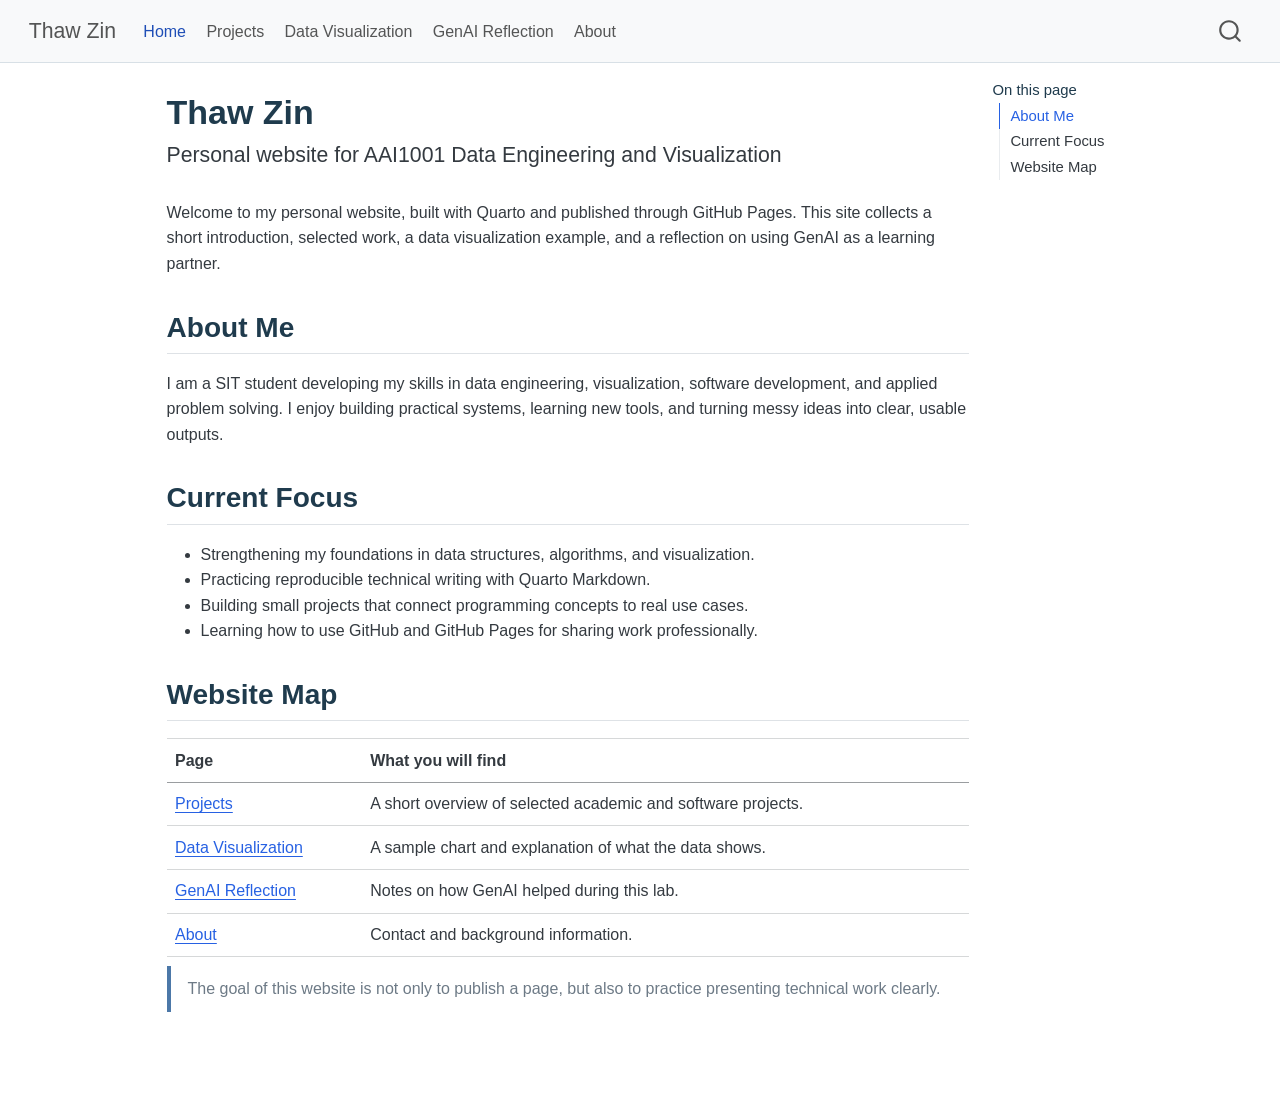
<file: index.html>
<!doctype html>
<html lang="en">
  <head>
    <meta charset="utf-8">
    <meta name="viewport" content="width=device-width, initial-scale=1">
    <meta http-equiv="refresh" content="0; url=docs/index.html">
    <title>Thaw Zin</title>
  </head>
  <body>
    <p><a href="docs/index.html">Open Thaw Zin's personal website</a></p>
  </body>
</html>
</file>
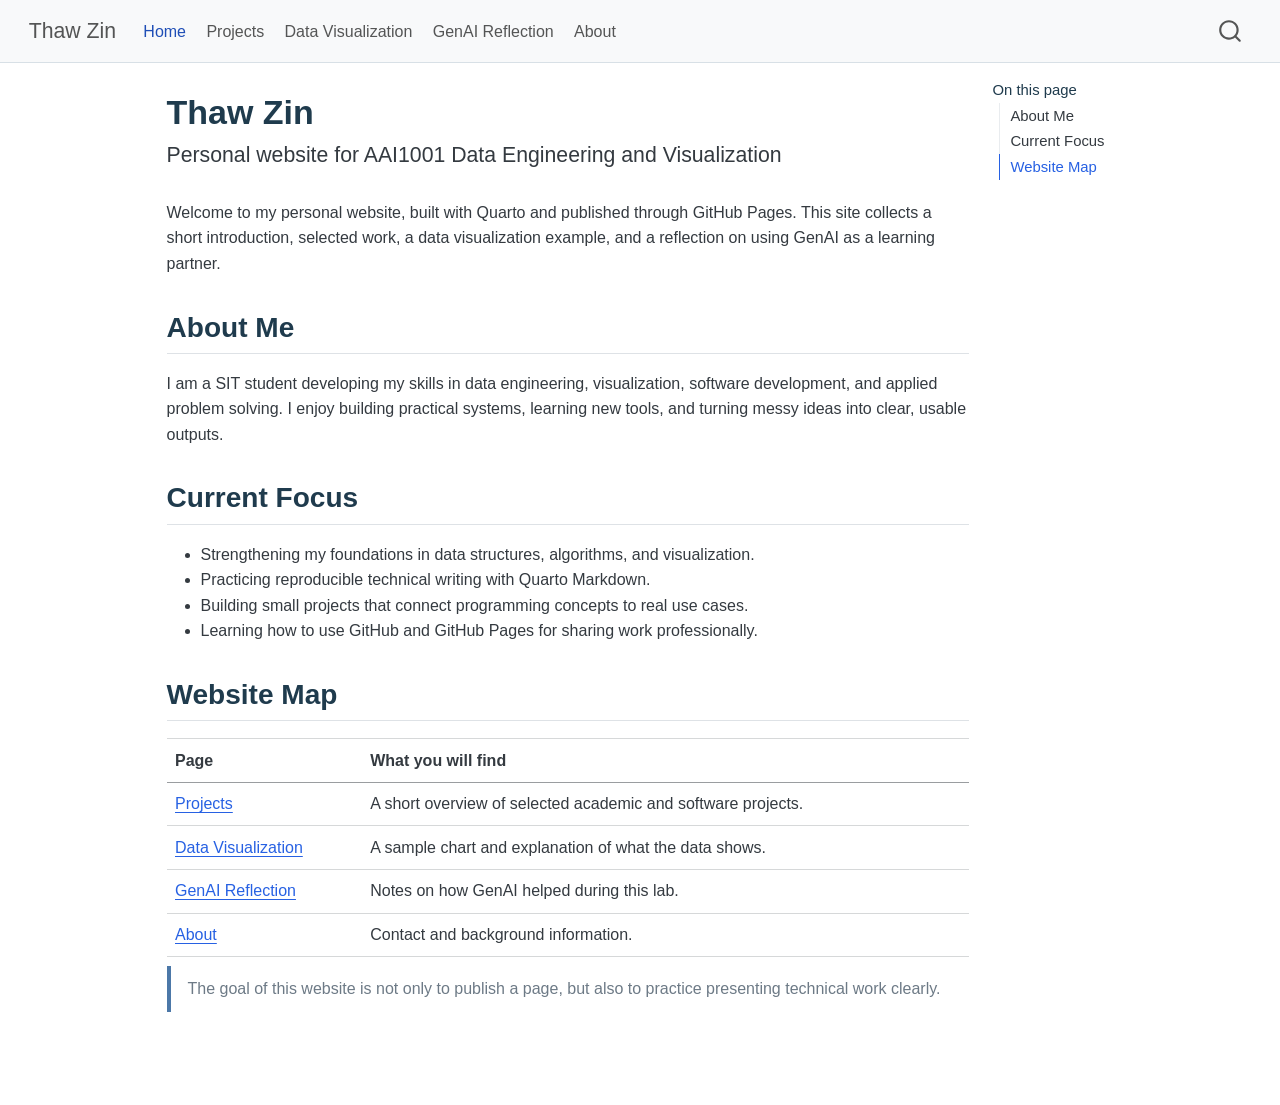
<file: docs/index.html>
<!DOCTYPE html>
<html xmlns="http://www.w3.org/1999/xhtml" lang="en" xml:lang="en"><head>

<meta charset="utf-8">
<meta name="generator" content="quarto-1.9.37">

<meta name="viewport" content="width=device-width, initial-scale=1.0, user-scalable=yes">


<title>Thaw Zin</title>
<style>
/* Default styles provided by pandoc.
** See https://pandoc.org/MANUAL.html#variables-for-html for config info.
*/
code{white-space: pre-wrap;}
span.smallcaps{font-variant: small-caps;}
div.columns{display: flex; gap: min(4vw, 1.5em);}
div.column{flex: auto; overflow-x: auto;}
div.hanging-indent{margin-left: 1.5em; text-indent: -1.5em;}
ul.task-list{list-style: none;}
ul.task-list li input[type="checkbox"] {
  width: 0.8em;
  margin: 0 0.8em 0.2em -1em; /* quarto-specific, see https://github.com/quarto-dev/quarto-cli/issues/4556 */ 
  vertical-align: middle;
}
</style>


<script src="site_libs/quarto-nav/quarto-nav.js"></script>
<script src="site_libs/quarto-nav/headroom.min.js"></script>
<script src="site_libs/clipboard/clipboard.min.js"></script>
<script src="site_libs/quarto-search/autocomplete.umd.js"></script>
<script src="site_libs/quarto-search/fuse.min.js"></script>
<script src="site_libs/quarto-search/quarto-search.js"></script>
<meta name="quarto:offset" content="./">
<script src="site_libs/quarto-html/quarto.js" type="module"></script>
<script src="site_libs/quarto-html/tabsets/tabsets.js" type="module"></script>
<script src="site_libs/quarto-html/popper.min.js"></script>
<script src="site_libs/quarto-html/tippy.umd.min.js"></script>
<script src="site_libs/quarto-html/anchor.min.js"></script>
<link href="site_libs/quarto-html/tippy.css" rel="stylesheet">
<link href="site_libs/quarto-html/quarto-syntax-highlighting-7f8f88aac4f3542376d5c11b86a4c14d.css" rel="stylesheet" id="quarto-text-highlighting-styles">
<script src="site_libs/bootstrap/bootstrap.min.js"></script>
<link href="site_libs/bootstrap/bootstrap-icons.css" rel="stylesheet">
<link href="site_libs/bootstrap/bootstrap-a0f9fd0d421825b736dc1bbcbcba2219.min.css" rel="stylesheet" append-hash="true" id="quarto-bootstrap" data-mode="light">
<script id="quarto-search-options" type="application/json">{
  "location": "navbar",
  "copy-button": false,
  "collapse-after": 3,
  "panel-placement": "end",
  "type": "overlay",
  "limit": 50,
  "keyboard-shortcut": [
    "f",
    "/",
    "s"
  ],
  "show-item-context": false,
  "language": {
    "search-no-results-text": "No results",
    "search-matching-documents-text": "matching documents",
    "search-copy-link-title": "Copy link to search",
    "search-hide-matches-text": "Hide additional matches",
    "search-more-match-text": "more match in this document",
    "search-more-matches-text": "more matches in this document",
    "search-clear-button-title": "Clear",
    "search-text-placeholder": "",
    "search-detached-cancel-button-title": "Cancel",
    "search-submit-button-title": "Submit",
    "search-label": "Search"
  }
}</script>


<link rel="stylesheet" href="styles.css">
</head>

<body class="nav-fixed quarto-light">

<div id="quarto-search-results"></div>
  <header id="quarto-header" class="headroom fixed-top">
    <nav class="navbar navbar-expand-lg " data-bs-theme="dark">
      <div class="navbar-container container-fluid">
      <div class="navbar-brand-container mx-auto">
    <a class="navbar-brand" href="./index.html">
    <span class="navbar-title">Thaw Zin</span>
    </a>
  </div>
            <div id="quarto-search" class="" title="Search"></div>
          <button class="navbar-toggler" type="button" data-bs-toggle="collapse" data-bs-target="#navbarCollapse" aria-controls="navbarCollapse" role="menu" aria-expanded="false" aria-label="Toggle navigation" onclick="if (window.quartoToggleHeadroom) { window.quartoToggleHeadroom(); }">
  <span class="navbar-toggler-icon"></span>
</button>
          <div class="collapse navbar-collapse" id="navbarCollapse">
            <ul class="navbar-nav navbar-nav-scroll me-auto">
  <li class="nav-item">
    <a class="nav-link active" href="./index.html" aria-current="page"> 
<span class="menu-text">Home</span></a>
  </li>  
  <li class="nav-item">
    <a class="nav-link" href="./projects.html"> 
<span class="menu-text">Projects</span></a>
  </li>  
  <li class="nav-item">
    <a class="nav-link" href="./data-visualization.html"> 
<span class="menu-text">Data Visualization</span></a>
  </li>  
  <li class="nav-item">
    <a class="nav-link" href="./reflection.html"> 
<span class="menu-text">GenAI Reflection</span></a>
  </li>  
  <li class="nav-item">
    <a class="nav-link" href="./about.html"> 
<span class="menu-text">About</span></a>
  </li>  
</ul>
          </div> <!-- /navcollapse -->
            <div class="quarto-navbar-tools">
</div>
      </div> <!-- /container-fluid -->
    </nav>
</header>
<!-- content -->
<div id="quarto-content" class="quarto-container page-columns page-rows-contents page-layout-article page-navbar">
<!-- sidebar -->
<!-- margin-sidebar -->
    <div id="quarto-margin-sidebar" class="sidebar margin-sidebar">
        <nav id="TOC" role="doc-toc" class="toc-active">
    <h2 id="toc-title">On this page</h2>
   
  <ul>
  <li><a href="#about-me" id="toc-about-me" class="nav-link active" data-scroll-target="#about-me">About Me</a></li>
  <li><a href="#current-focus" id="toc-current-focus" class="nav-link" data-scroll-target="#current-focus">Current Focus</a></li>
  <li><a href="#website-map" id="toc-website-map" class="nav-link" data-scroll-target="#website-map">Website Map</a></li>
  </ul>
</nav>
    </div>
<!-- main -->
<main class="content" id="quarto-document-content">

<header id="title-block-header" class="quarto-title-block default">
<div class="quarto-title">
<h1 class="title">Thaw Zin</h1>
<p class="subtitle lead">Personal website for AAI1001 Data Engineering and Visualization</p>
</div>



<div class="quarto-title-meta">

    
  
    
  </div>
  


</header>


<p>Welcome to my personal website, built with Quarto and published through GitHub Pages. This site collects a short introduction, selected work, a data visualization example, and a reflection on using GenAI as a learning partner.</p>
<section id="about-me" class="level2">
<h2 class="anchored" data-anchor-id="about-me">About Me</h2>
<p>I am a SIT student developing my skills in data engineering, visualization, software development, and applied problem solving. I enjoy building practical systems, learning new tools, and turning messy ideas into clear, usable outputs.</p>
</section>
<section id="current-focus" class="level2">
<h2 class="anchored" data-anchor-id="current-focus">Current Focus</h2>
<ul>
<li>Strengthening my foundations in data structures, algorithms, and visualization.</li>
<li>Practicing reproducible technical writing with Quarto Markdown.</li>
<li>Building small projects that connect programming concepts to real use cases.</li>
<li>Learning how to use GitHub and GitHub Pages for sharing work professionally.</li>
</ul>
</section>
<section id="website-map" class="level2">
<h2 class="anchored" data-anchor-id="website-map">Website Map</h2>
<table class="caption-top table">
<thead>
<tr class="header">
<th>Page</th>
<th>What you will find</th>
</tr>
</thead>
<tbody>
<tr class="odd">
<td><a href="./projects.html">Projects</a></td>
<td>A short overview of selected academic and software projects.</td>
</tr>
<tr class="even">
<td><a href="./data-visualization.html">Data Visualization</a></td>
<td>A sample chart and explanation of what the data shows.</td>
</tr>
<tr class="odd">
<td><a href="./reflection.html">GenAI Reflection</a></td>
<td>Notes on how GenAI helped during this lab.</td>
</tr>
<tr class="even">
<td><a href="./about.html">About</a></td>
<td>Contact and background information.</td>
</tr>
</tbody>
</table>
<blockquote class="blockquote">
<p>The goal of this website is not only to publish a page, but also to practice presenting technical work clearly.</p>
</blockquote>


</section>

</main> <!-- /main -->
<script id="quarto-html-after-body" type="application/javascript">
  window.document.addEventListener("DOMContentLoaded", function (event) {
    const icon = "";
    const anchorJS = new window.AnchorJS();
    anchorJS.options = {
      placement: 'right',
      icon: icon
    };
    anchorJS.add('.anchored');
    const isCodeAnnotation = (el) => {
      for (const clz of el.classList) {
        if (clz.startsWith('code-annotation-')) {                     
          return true;
        }
      }
      return false;
    }
    const onCopySuccess = function(e) {
      // button target
      const button = e.trigger;
      // don't keep focus
      button.blur();
      // flash "checked"
      button.classList.add('code-copy-button-checked');
      var currentTitle = button.getAttribute("title");
      button.setAttribute("title", "Copied!");
      let tooltip;
      if (window.bootstrap) {
        button.setAttribute("data-bs-toggle", "tooltip");
        button.setAttribute("data-bs-placement", "left");
        button.setAttribute("data-bs-title", "Copied!");
        tooltip = new bootstrap.Tooltip(button, 
          { trigger: "manual", 
            customClass: "code-copy-button-tooltip",
            offset: [0, -8]});
        tooltip.show();    
      }
      setTimeout(function() {
        if (tooltip) {
          tooltip.hide();
          button.removeAttribute("data-bs-title");
          button.removeAttribute("data-bs-toggle");
          button.removeAttribute("data-bs-placement");
        }
        button.setAttribute("title", currentTitle);
        button.classList.remove('code-copy-button-checked');
      }, 1000);
      // clear code selection
      e.clearSelection();
    }
    const getTextToCopy = function(trigger) {
      const outerScaffold = trigger.parentElement.cloneNode(true);
      const codeEl = outerScaffold.querySelector('code');
      for (const childEl of codeEl.children) {
        if (isCodeAnnotation(childEl)) {
          childEl.remove();
        }
      }
      return codeEl.innerText;
    }
    const clipboard = new window.ClipboardJS('.code-copy-button:not([data-in-quarto-modal])', {
      text: getTextToCopy
    });
    clipboard.on('success', onCopySuccess);
    if (window.document.getElementById('quarto-embedded-source-code-modal')) {
      const clipboardModal = new window.ClipboardJS('.code-copy-button[data-in-quarto-modal]', {
        text: getTextToCopy,
        container: window.document.getElementById('quarto-embedded-source-code-modal')
      });
      clipboardModal.on('success', onCopySuccess);
    }
      var localhostRegex = new RegExp(/^(?:http|https):\/\/localhost\:?[0-9]*\//);
      var mailtoRegex = new RegExp(/^mailto:/);
        var filterRegex = new RegExp('/' + window.location.host + '/');
      var isInternal = (href) => {
          return filterRegex.test(href) || localhostRegex.test(href) || mailtoRegex.test(href);
      }
      // Inspect non-navigation links and adorn them if external
     var links = window.document.querySelectorAll('a[href]:not(.nav-link):not(.navbar-brand):not(.toc-action):not(.sidebar-link):not(.sidebar-item-toggle):not(.pagination-link):not(.no-external):not([aria-hidden]):not(.dropdown-item):not(.quarto-navigation-tool):not(.about-link)');
      for (var i=0; i<links.length; i++) {
        const link = links[i];
        if (!isInternal(link.href)) {
          // undo the damage that might have been done by quarto-nav.js in the case of
          // links that we want to consider external
          if (link.dataset.originalHref !== undefined) {
            link.href = link.dataset.originalHref;
          }
        }
      }
    function tippyHover(el, contentFn, onTriggerFn, onUntriggerFn) {
      const config = {
        allowHTML: true,
        maxWidth: 500,
        delay: 100,
        arrow: false,
        appendTo: function(el) {
            return el.parentElement;
        },
        interactive: true,
        interactiveBorder: 10,
        theme: 'quarto',
        placement: 'bottom-start',
      };
      if (contentFn) {
        config.content = contentFn;
      }
      if (onTriggerFn) {
        config.onTrigger = onTriggerFn;
      }
      if (onUntriggerFn) {
        config.onUntrigger = onUntriggerFn;
      }
      window.tippy(el, config); 
    }
    const noterefs = window.document.querySelectorAll('a[role="doc-noteref"]');
    for (var i=0; i<noterefs.length; i++) {
      const ref = noterefs[i];
      tippyHover(ref, function() {
        // use id or data attribute instead here
        let href = ref.getAttribute('data-footnote-href') || ref.getAttribute('href');
        try { href = new URL(href).hash; } catch {}
        const id = href.replace(/^#\/?/, "");
        const note = window.document.getElementById(id);
        if (note) {
          return note.innerHTML;
        } else {
          return "";
        }
      });
    }
    const xrefs = window.document.querySelectorAll('a.quarto-xref');
    const processXRef = (id, note) => {
      // Strip column container classes
      const stripColumnClz = (el) => {
        el.classList.remove("page-full", "page-columns");
        if (el.children) {
          for (const child of el.children) {
            stripColumnClz(child);
          }
        }
      }
      stripColumnClz(note)
      if (id === null || id.startsWith('sec-')) {
        // Special case sections, only their first couple elements
        const container = document.createElement("div");
        if (note.children && note.children.length > 2) {
          container.appendChild(note.children[0].cloneNode(true));
          for (let i = 1; i < note.children.length; i++) {
            const child = note.children[i];
            if (child.tagName === "P" && child.innerText === "") {
              continue;
            } else {
              container.appendChild(child.cloneNode(true));
              break;
            }
          }
          if (window.Quarto?.typesetMath) {
            window.Quarto.typesetMath(container);
          }
          return container.innerHTML
        } else {
          if (window.Quarto?.typesetMath) {
            window.Quarto.typesetMath(note);
          }
          return note.innerHTML;
        }
      } else {
        // Remove any anchor links if they are present
        const anchorLink = note.querySelector('a.anchorjs-link');
        if (anchorLink) {
          anchorLink.remove();
        }
        if (window.Quarto?.typesetMath) {
          window.Quarto.typesetMath(note);
        }
        if (note.classList.contains("callout")) {
          return note.outerHTML;
        } else {
          return note.innerHTML;
        }
      }
    }
    for (var i=0; i<xrefs.length; i++) {
      const xref = xrefs[i];
      tippyHover(xref, undefined, function(instance) {
        instance.disable();
        let url = xref.getAttribute('href');
        let hash = undefined; 
        if (url.startsWith('#')) {
          hash = url;
        } else {
          try { hash = new URL(url).hash; } catch {}
        }
        if (hash) {
          const id = hash.replace(/^#\/?/, "");
          const note = window.document.getElementById(id);
          if (note !== null) {
            try {
              const html = processXRef(id, note.cloneNode(true));
              instance.setContent(html);
            } finally {
              instance.enable();
              instance.show();
            }
          } else {
            // See if we can fetch this
            fetch(url.split('#')[0])
            .then(res => res.text())
            .then(html => {
              const parser = new DOMParser();
              const htmlDoc = parser.parseFromString(html, "text/html");
              const note = htmlDoc.getElementById(id);
              if (note !== null) {
                const html = processXRef(id, note);
                instance.setContent(html);
              } 
            }).finally(() => {
              instance.enable();
              instance.show();
            });
          }
        } else {
          // See if we can fetch a full url (with no hash to target)
          // This is a special case and we should probably do some content thinning / targeting
          fetch(url)
          .then(res => res.text())
          .then(html => {
            const parser = new DOMParser();
            const htmlDoc = parser.parseFromString(html, "text/html");
            const note = htmlDoc.querySelector('main.content');
            if (note !== null) {
              // This should only happen for chapter cross references
              // (since there is no id in the URL)
              // remove the first header
              if (note.children.length > 0 && note.children[0].tagName === "HEADER") {
                note.children[0].remove();
              }
              const html = processXRef(null, note);
              instance.setContent(html);
            } 
          }).finally(() => {
            instance.enable();
            instance.show();
          });
        }
      }, function(instance) {
      });
    }
        let selectedAnnoteEl;
        const selectorForAnnotation = ( cell, annotation) => {
          let cellAttr = 'data-code-cell="' + cell + '"';
          let lineAttr = 'data-code-annotation="' +  annotation + '"';
          const selector = 'span[' + cellAttr + '][' + lineAttr + ']';
          return selector;
        }
        const selectCodeLines = (annoteEl) => {
          const doc = window.document;
          const targetCell = annoteEl.getAttribute("data-target-cell");
          const targetAnnotation = annoteEl.getAttribute("data-target-annotation");
          const annoteSpan = window.document.querySelector(selectorForAnnotation(targetCell, targetAnnotation));
          const lines = annoteSpan.getAttribute("data-code-lines").split(",");
          const lineIds = lines.map((line) => {
            return targetCell + "-" + line;
          })
          let top = null;
          let height = null;
          let parent = null;
          if (lineIds.length > 0) {
              //compute the position of the single el (top and bottom and make a div)
              const el = window.document.getElementById(lineIds[0]);
              top = el.offsetTop;
              height = el.offsetHeight;
              parent = el.parentElement.parentElement;
            if (lineIds.length > 1) {
              const lastEl = window.document.getElementById(lineIds[lineIds.length - 1]);
              const bottom = lastEl.offsetTop + lastEl.offsetHeight;
              height = bottom - top;
            }
            if (top !== null && height !== null && parent !== null) {
              // cook up a div (if necessary) and position it 
              let div = window.document.getElementById("code-annotation-line-highlight");
              if (div === null) {
                div = window.document.createElement("div");
                div.setAttribute("id", "code-annotation-line-highlight");
                div.style.position = 'absolute';
                parent.appendChild(div);
              }
              div.style.top = top - 2 + "px";
              div.style.height = height + 4 + "px";
              div.style.left = 0;
              let gutterDiv = window.document.getElementById("code-annotation-line-highlight-gutter");
              if (gutterDiv === null) {
                gutterDiv = window.document.createElement("div");
                gutterDiv.setAttribute("id", "code-annotation-line-highlight-gutter");
                gutterDiv.style.position = 'absolute';
                const codeCell = window.document.getElementById(targetCell);
                const gutter = codeCell.querySelector('.code-annotation-gutter');
                gutter.appendChild(gutterDiv);
              }
              gutterDiv.style.top = top - 2 + "px";
              gutterDiv.style.height = height + 4 + "px";
            }
            selectedAnnoteEl = annoteEl;
          }
        };
        const unselectCodeLines = () => {
          const elementsIds = ["code-annotation-line-highlight", "code-annotation-line-highlight-gutter"];
          elementsIds.forEach((elId) => {
            const div = window.document.getElementById(elId);
            if (div) {
              div.remove();
            }
          });
          selectedAnnoteEl = undefined;
        };
          // Handle positioning of the toggle
      window.addEventListener(
        "resize",
        throttle(() => {
          elRect = undefined;
          if (selectedAnnoteEl) {
            selectCodeLines(selectedAnnoteEl);
          }
        }, 10)
      );
      function throttle(fn, ms) {
      let throttle = false;
      let timer;
        return (...args) => {
          if(!throttle) { // first call gets through
              fn.apply(this, args);
              throttle = true;
          } else { // all the others get throttled
              if(timer) clearTimeout(timer); // cancel #2
              timer = setTimeout(() => {
                fn.apply(this, args);
                timer = throttle = false;
              }, ms);
          }
        };
      }
        // Attach click handler to the DT
        const annoteDls = window.document.querySelectorAll('dt[data-target-cell]');
        for (const annoteDlNode of annoteDls) {
          annoteDlNode.addEventListener('click', (event) => {
            const clickedEl = event.target;
            if (clickedEl !== selectedAnnoteEl) {
              unselectCodeLines();
              const activeEl = window.document.querySelector('dt[data-target-cell].code-annotation-active');
              if (activeEl) {
                activeEl.classList.remove('code-annotation-active');
              }
              selectCodeLines(clickedEl);
              clickedEl.classList.add('code-annotation-active');
            } else {
              // Unselect the line
              unselectCodeLines();
              clickedEl.classList.remove('code-annotation-active');
            }
          });
        }
    const findCites = (el) => {
      const parentEl = el.parentElement;
      if (parentEl) {
        const cites = parentEl.dataset.cites;
        if (cites) {
          return {
            el,
            cites: cites.split(' ')
          };
        } else {
          return findCites(el.parentElement)
        }
      } else {
        return undefined;
      }
    };
    var bibliorefs = window.document.querySelectorAll('a[role="doc-biblioref"]');
    for (var i=0; i<bibliorefs.length; i++) {
      const ref = bibliorefs[i];
      const citeInfo = findCites(ref);
      if (citeInfo) {
        tippyHover(citeInfo.el, function() {
          var popup = window.document.createElement('div');
          citeInfo.cites.forEach(function(cite) {
            var citeDiv = window.document.createElement('div');
            citeDiv.classList.add('hanging-indent');
            citeDiv.classList.add('csl-entry');
            var biblioDiv = window.document.getElementById('ref-' + cite);
            if (biblioDiv) {
              citeDiv.innerHTML = biblioDiv.innerHTML;
            }
            popup.appendChild(citeDiv);
          });
          return popup.innerHTML;
        });
      }
    }
  });
  </script>
</div> <!-- /content -->




</body></html>
</file>
<file: docs/site_libs/quarto-html/tippy.css>
.tippy-box[data-animation=fade][data-state=hidden]{opacity:0}[data-tippy-root]{max-width:calc(100vw - 10px)}.tippy-box{position:relative;background-color:#333;color:#fff;border-radius:4px;font-size:14px;line-height:1.4;white-space:normal;outline:0;transition-property:transform,visibility,opacity}.tippy-box[data-placement^=top]>.tippy-arrow{bottom:0}.tippy-box[data-placement^=top]>.tippy-arrow:before{bottom:-7px;left:0;border-width:8px 8px 0;border-top-color:initial;transform-origin:center top}.tippy-box[data-placement^=bottom]>.tippy-arrow{top:0}.tippy-box[data-placement^=bottom]>.tippy-arrow:before{top:-7px;left:0;border-width:0 8px 8px;border-bottom-color:initial;transform-origin:center bottom}.tippy-box[data-placement^=left]>.tippy-arrow{right:0}.tippy-box[data-placement^=left]>.tippy-arrow:before{border-width:8px 0 8px 8px;border-left-color:initial;right:-7px;transform-origin:center left}.tippy-box[data-placement^=right]>.tippy-arrow{left:0}.tippy-box[data-placement^=right]>.tippy-arrow:before{left:-7px;border-width:8px 8px 8px 0;border-right-color:initial;transform-origin:center right}.tippy-box[data-inertia][data-state=visible]{transition-timing-function:cubic-bezier(.54,1.5,.38,1.11)}.tippy-arrow{width:16px;height:16px;color:#333}.tippy-arrow:before{content:"";position:absolute;border-color:transparent;border-style:solid}.tippy-content{position:relative;padding:5px 9px;z-index:1}
</file>
<file: docs/site_libs/quarto-html/quarto-syntax-highlighting-7f8f88aac4f3542376d5c11b86a4c14d.css>
/* quarto syntax highlight colors */
:root {
  --quarto-hl-ot-color: #003B4F;
  --quarto-hl-at-color: #657422;
  --quarto-hl-ss-color: #20794D;
  --quarto-hl-an-color: #5E5E5E;
  --quarto-hl-fu-color: #4758AB;
  --quarto-hl-st-color: #20794D;
  --quarto-hl-cf-color: #003B4F;
  --quarto-hl-op-color: #5E5E5E;
  --quarto-hl-er-color: #AD0000;
  --quarto-hl-bn-color: #AD0000;
  --quarto-hl-al-color: #AD0000;
  --quarto-hl-va-color: #111111;
  --quarto-hl-bu-color: inherit;
  --quarto-hl-ex-color: inherit;
  --quarto-hl-pp-color: #AD0000;
  --quarto-hl-in-color: #5E5E5E;
  --quarto-hl-vs-color: #20794D;
  --quarto-hl-wa-color: #5E5E5E;
  --quarto-hl-do-color: #5E5E5E;
  --quarto-hl-im-color: #00769E;
  --quarto-hl-ch-color: #20794D;
  --quarto-hl-dt-color: #AD0000;
  --quarto-hl-fl-color: #AD0000;
  --quarto-hl-co-color: #5E5E5E;
  --quarto-hl-cv-color: #5E5E5E;
  --quarto-hl-cn-color: #8f5902;
  --quarto-hl-sc-color: #5E5E5E;
  --quarto-hl-dv-color: #AD0000;
  --quarto-hl-kw-color: #003B4F;
}

/* other quarto variables */
:root {
  --quarto-font-monospace: SFMono-Regular, Menlo, Monaco, Consolas, "Liberation Mono", "Courier New", monospace;
}

/* syntax highlight based on Pandoc's rules */
pre > code.sourceCode > span {
  color: #003B4F;
}

code.sourceCode > span {
  color: #003B4F;
}

div.sourceCode,
div.sourceCode pre.sourceCode {
  color: #003B4F;
}

/* Normal */
code span {
  color: #003B4F;
}

/* Alert */
code span.al {
  color: #AD0000;
  font-style: inherit;
}

/* Annotation */
code span.an {
  color: #5E5E5E;
  font-style: inherit;
}

/* Attribute */
code span.at {
  color: #657422;
  font-style: inherit;
}

/* BaseN */
code span.bn {
  color: #AD0000;
  font-style: inherit;
}

/* BuiltIn */
code span.bu {
  font-style: inherit;
}

/* ControlFlow */
code span.cf {
  color: #003B4F;
  font-weight: bold;
  font-style: inherit;
}

/* Char */
code span.ch {
  color: #20794D;
  font-style: inherit;
}

/* Constant */
code span.cn {
  color: #8f5902;
  font-style: inherit;
}

/* Comment */
code span.co {
  color: #5E5E5E;
  font-style: inherit;
}

/* CommentVar */
code span.cv {
  color: #5E5E5E;
  font-style: italic;
}

/* Documentation */
code span.do {
  color: #5E5E5E;
  font-style: italic;
}

/* DataType */
code span.dt {
  color: #AD0000;
  font-style: inherit;
}

/* DecVal */
code span.dv {
  color: #AD0000;
  font-style: inherit;
}

/* Error */
code span.er {
  color: #AD0000;
  font-style: inherit;
}

/* Extension */
code span.ex {
  font-style: inherit;
}

/* Float */
code span.fl {
  color: #AD0000;
  font-style: inherit;
}

/* Function */
code span.fu {
  color: #4758AB;
  font-style: inherit;
}

/* Import */
code span.im {
  color: #00769E;
  font-style: inherit;
}

/* Information */
code span.in {
  color: #5E5E5E;
  font-style: inherit;
}

/* Keyword */
code span.kw {
  color: #003B4F;
  font-weight: bold;
  font-style: inherit;
}

/* Operator */
code span.op {
  color: #5E5E5E;
  font-style: inherit;
}

/* Other */
code span.ot {
  color: #003B4F;
  font-style: inherit;
}

/* Preprocessor */
code span.pp {
  color: #AD0000;
  font-style: inherit;
}

/* SpecialChar */
code span.sc {
  color: #5E5E5E;
  font-style: inherit;
}

/* SpecialString */
code span.ss {
  color: #20794D;
  font-style: inherit;
}

/* String */
code span.st {
  color: #20794D;
  font-style: inherit;
}

/* Variable */
code span.va {
  color: #111111;
  font-style: inherit;
}

/* VerbatimString */
code span.vs {
  color: #20794D;
  font-style: inherit;
}

/* Warning */
code span.wa {
  color: #5E5E5E;
  font-style: italic;
}

.prevent-inlining {
  content: "</";
}

/*# sourceMappingURL=789ad8cd35626ba772517505b42a116e.css.map */
</file>
<file: docs/styles.css>
body {
  font-family: Arial, Helvetica, sans-serif;
  font-size: 16px;
  line-height: 1.6;
}

h1,
h2,
h3 {
  color: #1f3b4d;
}

.navbar {
  border-bottom: 1px solid #d8e0e6;
}

blockquote {
  border-left: 4px solid #4c78a8;
  color: #34495e;
  padding-left: 1rem;
}

table {
  width: 100%;
}

.progress-chart {
  margin: 1.5rem 0;
  max-width: 760px;
}

.bar-row {
  align-items: center;
  display: grid;
  gap: 0.75rem;
  grid-template-columns: 90px 1fr;
  margin: 0.75rem 0;
}

.bar-label {
  font-weight: 700;
}

.bar-track {
  background: #e8edf2;
  border-radius: 6px;
  min-height: 32px;
  overflow: hidden;
}

.bar-fill {
  background: #4c78a8;
  color: #ffffff;
  font-weight: 700;
  min-height: 32px;
  padding: 0.25rem 0.75rem;
  text-align: right;
}

.bar-fill.green {
  background: #59a14f;
}

.bar-fill.orange {
  background: #f28e2b;
}

.bar-fill.red {
  background: #e15759;
}
</file>
